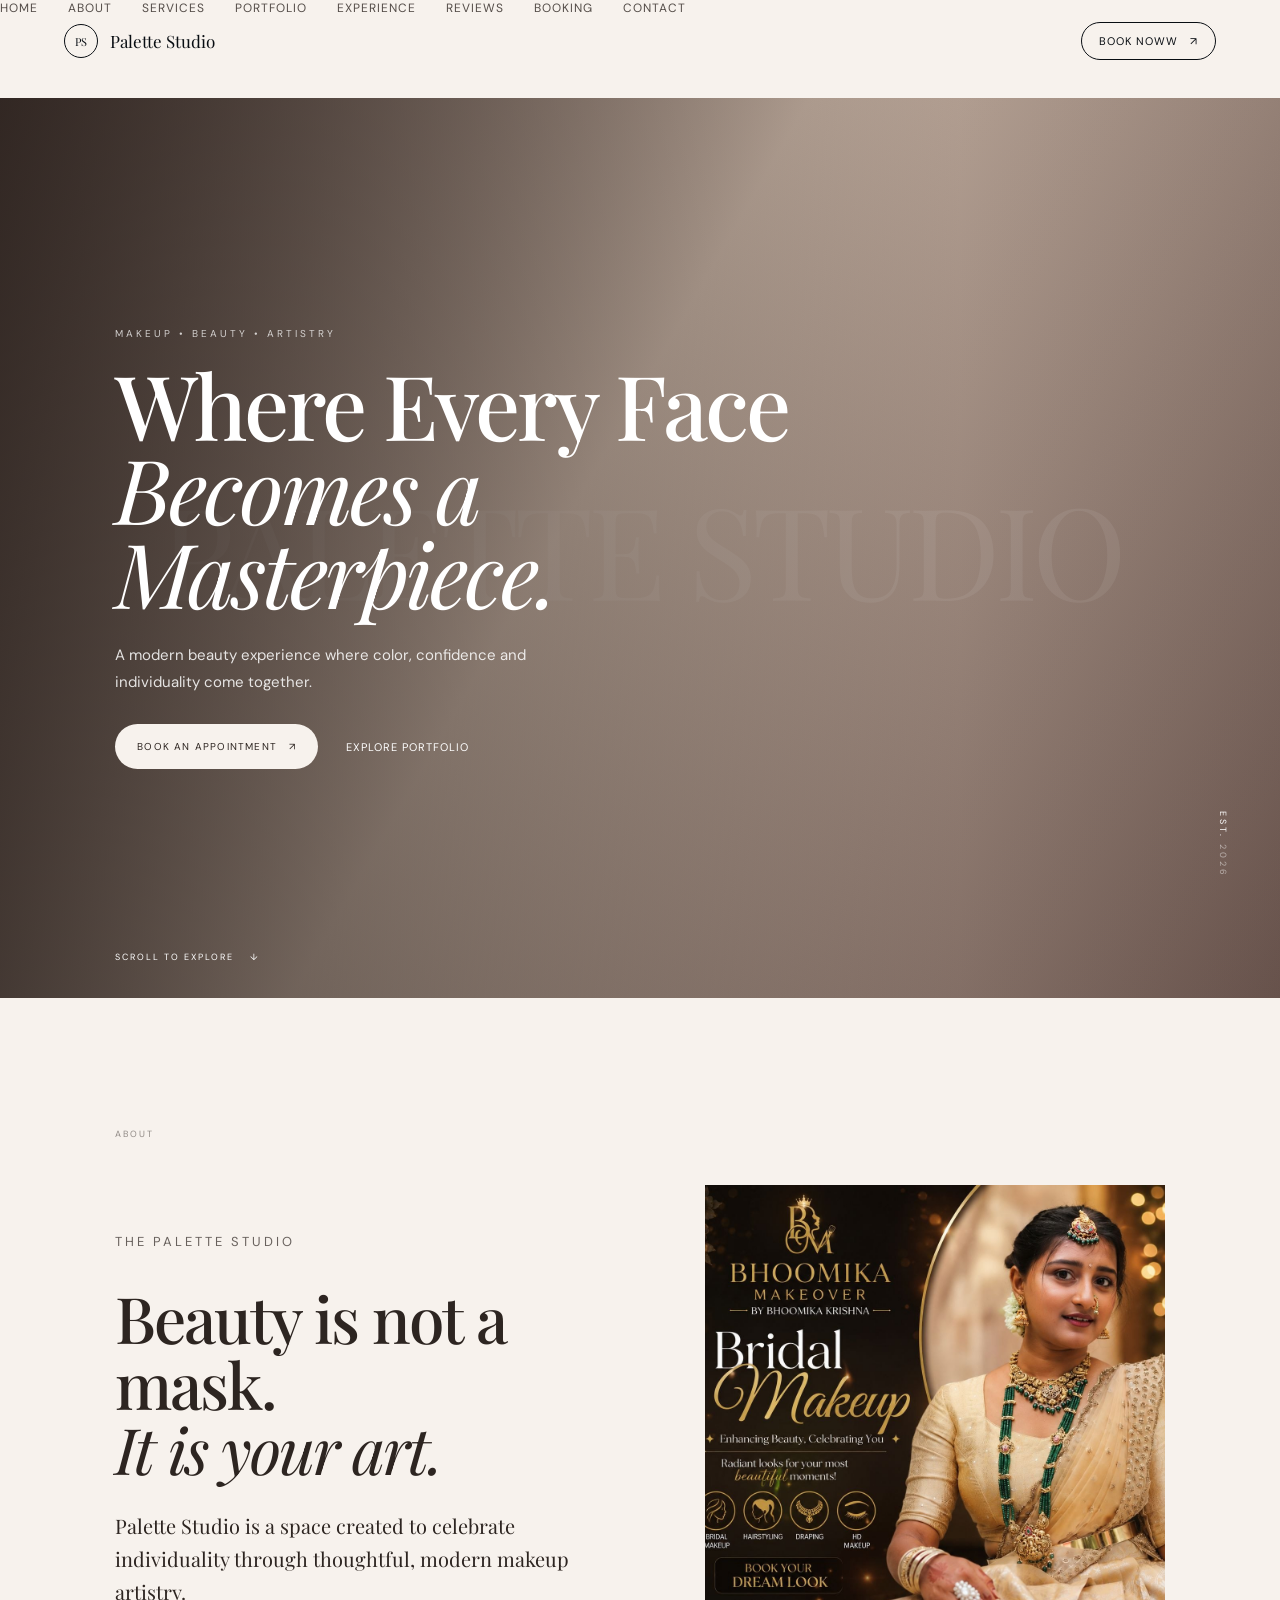
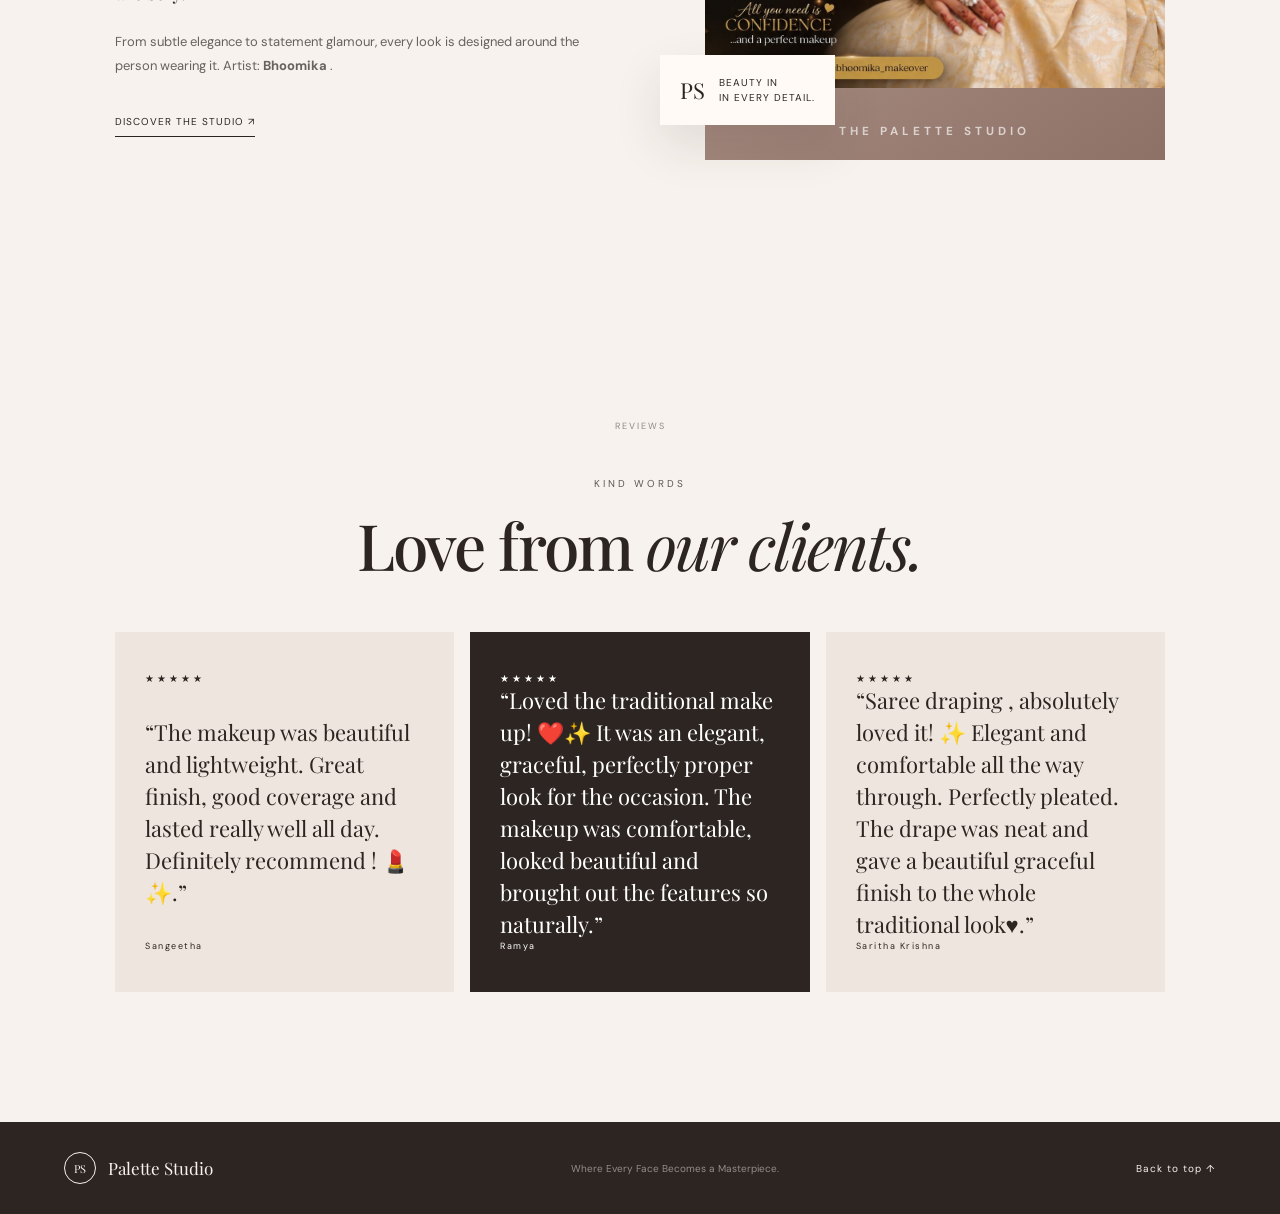
<file: index.html>
<!DOCTYPE html>

<html lang="en"><head>
<meta charset="utf-8"/><meta content="width=device-width, initial-scale=1.0" name="viewport"/>
<meta content="Palette Studio — Where Every Face Becomes a Masterpiece." name="description"/>
<title>Home | Palette Studio</title>
<link href="https://fonts.googleapis.com" rel="preconnect"/><link crossorigin="" href="https://fonts.gstatic.com" rel="preconnect"/>
<link href="https://fonts.googleapis.com/css2?family=DM+Sans:wght@400;500;600&amp;family=Playfair+Display:wght@400;500;600;700&amp;display=swap" rel="stylesheet"/>
<link href="style.css" rel="stylesheet"/></head><body id="top">
<div class="loader"><div class="loader-logo">PS</div><span>Palette Studio</span></div>
<header class="site-header">
<a class="brand" href="index.html#home"><span class="brand-mark">PS</span><span>Palette Studio</span></a>
<a class="nav-cta" href="booking.html">Book Noww<span>↗</span></a>
<button aria-expanded="false" aria-label="Open menu" class="menu-toggle" id="menuToggle"><span></span><span></span></button>
</header>

<nav aria-label="Main navigation" class="nav" id="nav">
<a href="index.html#home">Home</a>
<a href="index.html#about">About</a>
<a href="services.html">Services</a>
<a href="portfolio.html">Portfolio</a>
<a href="experience.html">Experience</a>
<a href="index.html#reviews">Reviews</a>
<a href="booking.html">Booking</a>
<a href="contact.html">Contact</a>
</nav>

<main class="page-main"><section class="hero landing-section" id="home">
<div class="hero-image"></div>
<div class="hero-overlay"></div>
<div class="hero-content reveal">
<p class="eyebrow">MAKEUP • BEAUTY • ARTISTRY</p>
<h1>Where Every Face<br/><em>Becomes a Masterpiece.</em></h1>
<p class="hero-copy">A modern beauty experience where color, confidence and individuality come together.</p>
<div class="hero-actions">
<a class="btn btn-light" href="booking.html">Book an Appointment <span>↗</span></a>
<a class="text-link" href="portfolio.html">Explore Portfolio <span></span></a>
</div>
</div>
<div class="hero-side">EST. <span>2026</span></div>
<div class="scroll-note">SCROLL TO EXPLORE <span>↓</span></div>
</section>
<section class="intro section landing-section" id="about">
<div class="section-number">ABOUT</div>
<div class="intro-grid">
<div class="intro-copy reveal">
<p class="eyebrow">THE PALETTE STUDIO</p>
<h2>Beauty is not a mask.<br/><em>It is your art.</em></h2>
<p class="lead">Palette Studio is a space created to celebrate individuality through thoughtful, modern makeup artistry.</p>
<p>From subtle elegance to statement glamour, every look is designed around the person wearing it. Artist: <strong> Bhoomika </strong>.<strong></strong></p>
<a class="outline-link" href="services.html">Discover the Studio <span>↗</span></a>
</div>
<div class="intro-visual reveal">
<div class="image-frame portrait-placeholder">
 
 <img src="index_img.jpg" alt="brocher" style="width: 100%; height: 100%; object-fit: cover;">
 
 <span><br/><h3>THE PALETTE STUDIO</h3></span></div>
<div class="floating-card"><span>PS</span><small>Beauty in<br/>in every detail.</small></div>
</div>
</div>
</section>
<section class="reviews section landing-section" id="reviews">
<div class="section-heading centered reveal"><div class="section-number">REVIEWS</div><p class="eyebrow">KIND WORDS</p><h2>Love from <em>our clients.</em></h2></div>
<div class="review-grid">
<blockquote class="review reveal"><span>★★★★★</span><p>“The makeup was beautiful and lightweight. Great finish, good coverage and lasted really well all day. Definitely recommend ! 💄✨.”</p><footer>Sangeetha <small></small></footer></blockquote>
<blockquote class="review featured reveal"><span>★★★★★</span><p>“Loved the traditional make up! ❤️✨ It was an elegant, graceful, perfectly proper look for the occasion. The makeup was comfortable, looked beautiful and brought out the features so naturally.”</p><footer>Ramya<small></small></footer></blockquote>
<blockquote class="review reveal"><span>★★★★★</span><p>“Saree draping , absolutely loved it! ✨ Elegant and comfortable all the way through. Perfectly pleated. The drape was neat and gave a beautiful graceful finish to the whole traditional look♥️.”</p><footer>Saritha Krishna<small></small></footer></blockquote>
</div>
</section></main>
<footer class="footer">
<a class="brand" href="index.html#home"><span class="brand-mark">PS</span><span>Palette Studio</span></a>
<p>Where Every Face Becomes a Masterpiece.</p>
<div><a href="#top">Back to top ↑</a></div>
</footer>

<script src="script.js"></script></body></html>
</file>
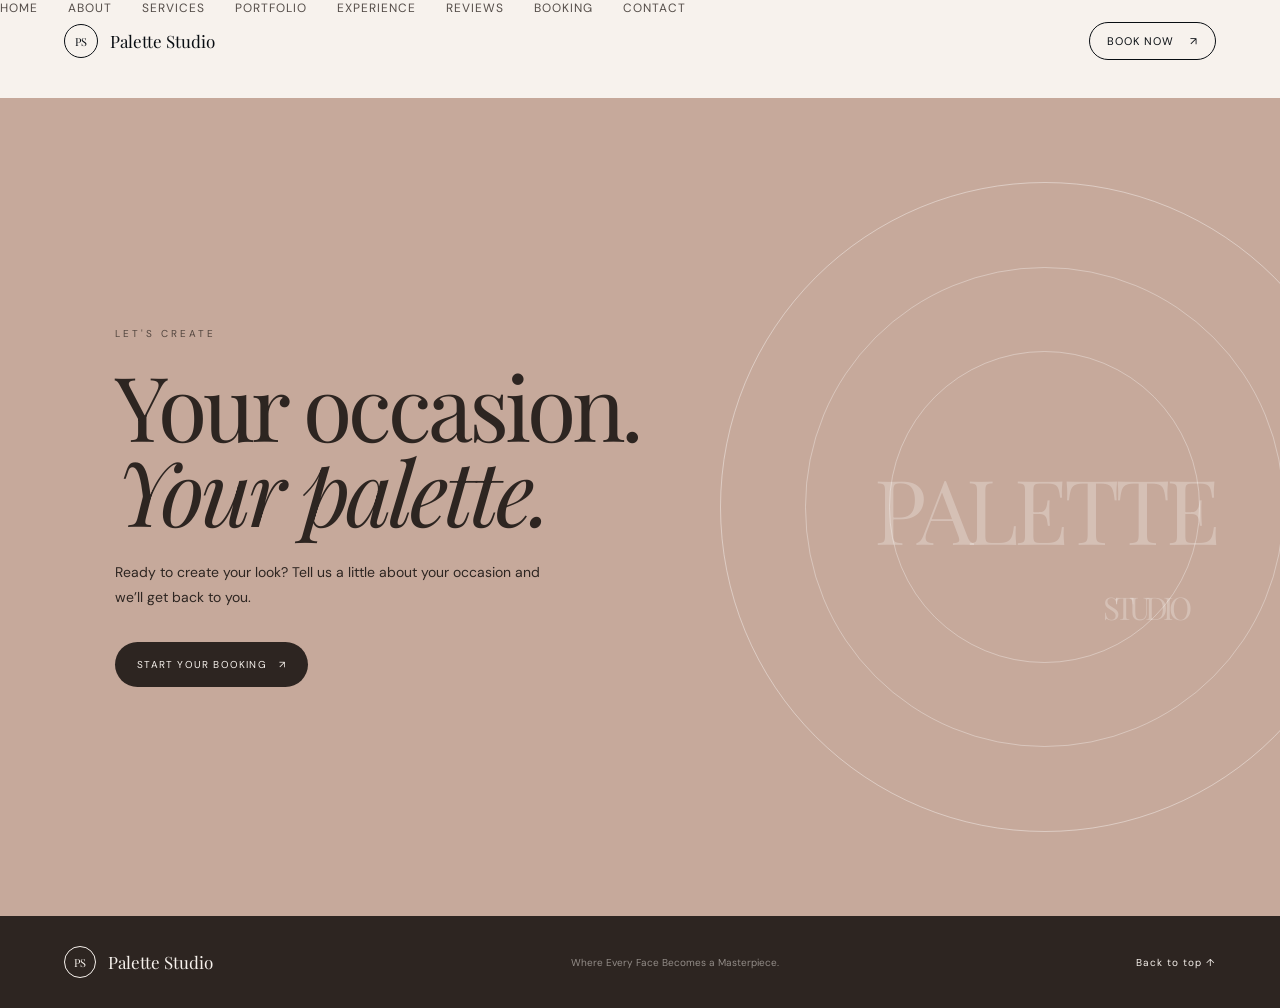
<file: booking.html>
<!DOCTYPE html>

<html lang="en"><head>
<meta charset="utf-8"/><meta content="width=device-width, initial-scale=1.0" name="viewport"/>
<meta content="Palette Studio — Where Every Face Becomes a Masterpiece." name="description"/>
<title>Booking | Palette Studio</title>
<link href="https://fonts.googleapis.com" rel="preconnect"/><link crossorigin="" href="https://fonts.gstatic.com" rel="preconnect"/>
<link href="https://fonts.googleapis.com/css2?family=DM+Sans:wght@400;500;600&amp;family=Playfair+Display:wght@400;500;600;700&amp;display=swap" rel="stylesheet"/>
<link href="style.css" rel="stylesheet"/></head><body id="top">
<div class="loader"><div class="loader-logo">PS</div><span>Palette Studio</span></div>
<header class="site-header">
<a class="brand" href="index.html#home"><span class="brand-mark">PS</span><span>Palette Studio</span></a>
<a class="nav-cta" href="booking.html">Book Now <span>↗</span></a>
<button aria-expanded="false" aria-label="Open menu" class="menu-toggle" id="menuToggle"><span></span><span></span></button>
</header>
<nav aria-label="Main navigation" class="nav" id="nav">
<a href="index.html#home">Home</a>
<a href="index.html#about">About</a>
<a href="services.html">Services</a>
<a href="portfolio.html">Portfolio</a>
<a href="experience.html">Experience</a>
<a href="index.html#reviews">Reviews</a>
<a href="booking.html">Booking</a>
<a href="contact.html">Contact</a>
</nav>
<main class="page-main menu-page-main"><section class="booking menu-page-section" id="booking">
<div class="booking-content reveal">
<p class="eyebrow">LET'S CREATE</p>
<h2>Your occasion.<br/><em>Your palette.</em></h2>
<p>Ready to create your look? Tell us a little about your occasion and we’ll get back to you.</p>
<a class="btn btn-dark" href="contact.html">Start Your Booking <span>↗</span></a>
</div>
<div class="booking-orbit"><span>PALETTE</span><span>STUDIO</span></div>
</section></main>
<footer class="footer">
<a class="brand" href="index.html#home"><span class="brand-mark">PS</span><span>Palette Studio</span></a>
<p>Where Every Face Becomes a Masterpiece.</p>
<div><a href="#top">Back to top ↑</a></div>
</footer>
<script src="script.js"></script></body></html>
</file>
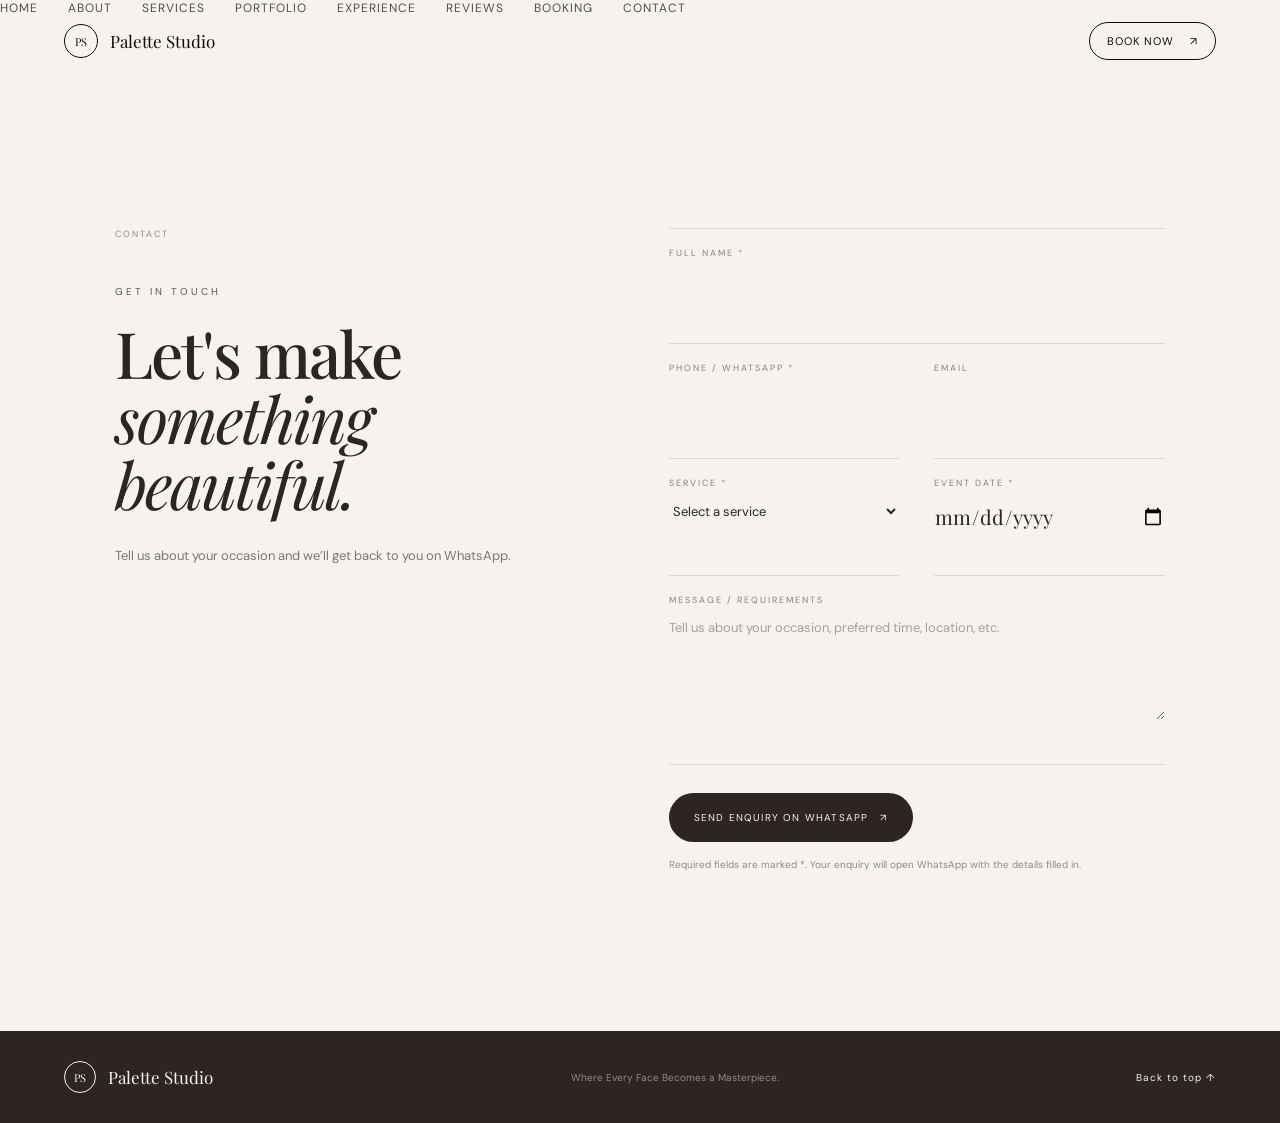
<file: contact.html>
<!DOCTYPE html>

<html lang="en"><head>
<meta charset="utf-8"/><meta content="width=device-width, initial-scale=1.0" name="viewport"/>
<meta content="Palette Studio — Where Every Face Becomes a Masterpiece." name="description"/>
<title>Contact | Palette Studio</title>
<link href="https://fonts.googleapis.com" rel="preconnect"/><link crossorigin="" href="https://fonts.gstatic.com" rel="preconnect"/>
<link href="https://fonts.googleapis.com/css2?family=DM+Sans:wght@400;500;600&amp;family=Playfair+Display:wght@400;500;600;700&amp;display=swap" rel="stylesheet"/>
<link href="style.css" rel="stylesheet"/></head><body id="top">
<div class="loader"><div class="loader-logo">PS</div><span>Palette Studio</span></div>
<header class="site-header">
<a class="brand" href="index.html#home"><span class="brand-mark">PS</span><span>Palette Studio</span></a>
<a class="nav-cta" href="booking.html">Book Now <span>↗</span></a>
<button aria-expanded="false" aria-label="Open menu" class="menu-toggle" id="menuToggle"><span></span><span></span></button>
</header>
<nav aria-label="Main navigation" class="nav" id="nav">
<a href="index.html#home">Home</a>
<a href="index.html#about">About</a>
<a href="services.html">Services</a>
<a href="portfolio.html">Portfolio</a>
<a href="experience.html">Experience</a>
<a href="index.html#reviews">Reviews</a>
<a href="booking.html">Booking</a>
<a href="contact.html">Contact</a>
</nav>
<main class="page-main menu-page-main"><section class="contact section menu-page-section" id="contact">
<div class="contact-grid">
<div class="contact-intro reveal">
<div class="section-number">CONTACT</div>
<p class="eyebrow">GET IN TOUCH</p>
<h2>Let's make<br/><em>something beautiful.</em></h2>
<p class="contact-copy">Tell us about your occasion and we’ll get back to you on WhatsApp.</p>
</div>
<form class="contact-form reveal" id="contactForm" novalidate="">
<div class="form-field">
<label for="clientName">Full Name <span>*</span></label>
<input autocomplete="name" id="clientName" name="name" required="" type="text"/>
<small class="field-error" data-error-for="clientName"></small>
</div>
<div class="form-row">
<div class="form-field">
<label for="clientPhone">Phone / WhatsApp <span>*</span></label>
<input autocomplete="tel" id="clientPhone" inputmode="numeric" name="phone" pattern="[0-9 +()-]{10,15}" required="" type="tel"/>
<small class="field-error" data-error-for="clientPhone"></small>
</div>
<div class="form-field">
<label for="clientEmail">Email</label>
<input autocomplete="email" id="clientEmail" name="email" type="email"/>
<small class="field-error" data-error-for="clientEmail"></small>
</div>
</div>
<div class="form-row">
<div class="form-field">
<label for="service">Service <span>*</span></label>
<select id="service" name="service" required="">
<option value="">Select a service</option>
<option>Bridal Glam</option>
<option>Engagement Look</option>
<option>Reception Glow</option>
<option>Party Glam</option>
<option>HD Makeup</option>
<option>Hair &amp; Draping</option>
<option>Other</option>
</select>
<small class="field-error" data-error-for="service"></small>
</div>
<div class="form-field">
<label for="eventDate">Event Date <span>*</span></label>
<input id="eventDate" name="date" required="" type="date"/>
<small class="field-error" data-error-for="eventDate"></small>
</div>
</div>
<div class="form-field">
<label for="clientMessage">Message / Requirements</label>
<textarea id="clientMessage" name="message" placeholder="Tell us about your occasion, preferred time, location, etc." rows="4"></textarea>
<small class="field-error" data-error-for="clientMessage"></small>
</div>
<button class="btn btn-dark form-submit" type="submit">Send Enquiry on WhatsApp <span>↗</span></button>
<p class="form-note">Required fields are marked *. Your enquiry will open WhatsApp with the details filled in.</p>
<p aria-live="polite" class="form-status" id="formStatus" role="status"></p>
</form>
</div>
</section></main>
<footer class="footer">
<a class="brand" href="index.html#home"><span class="brand-mark">PS</span><span>Palette Studio</span></a>
<p>Where Every Face Becomes a Masterpiece.</p>
<div><a href="#top">Back to top ↑</a></div>
</footer>
<script src="script.js"></script></body></html>
</file>
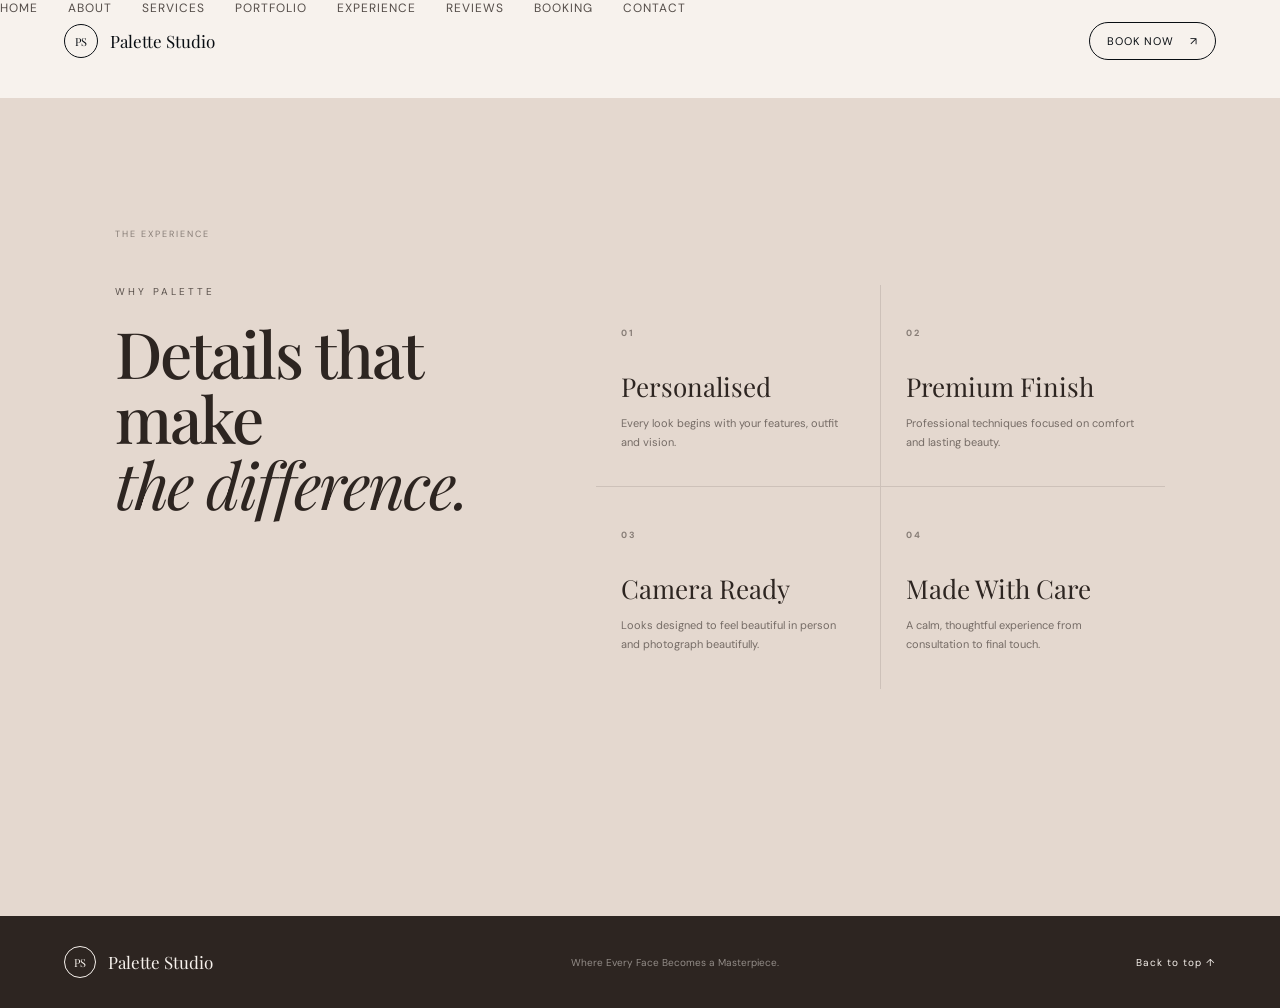
<file: experience.html>
<!DOCTYPE html>

<html lang="en"><head>
<meta charset="utf-8"/><meta content="width=device-width, initial-scale=1.0" name="viewport"/>
<meta content="Palette Studio — Where Every Face Becomes a Masterpiece." name="description"/>
<title>Experience | Palette Studio</title>
<link href="https://fonts.googleapis.com" rel="preconnect"/><link crossorigin="" href="https://fonts.gstatic.com" rel="preconnect"/>
<link href="https://fonts.googleapis.com/css2?family=DM+Sans:wght@400;500;600&amp;family=Playfair+Display:wght@400;500;600;700&amp;display=swap" rel="stylesheet"/>
<link href="style.css" rel="stylesheet"/></head><body id="top">
<div class="loader"><div class="loader-logo">PS</div><span>Palette Studio</span></div>
<header class="site-header">
<a class="brand" href="index.html#home"><span class="brand-mark">PS</span><span>Palette Studio</span></a>
<a class="nav-cta" href="booking.html">Book Now <span>↗</span></a>
<button aria-expanded="false" aria-label="Open menu" class="menu-toggle" id="menuToggle"><span></span><span></span></button>
</header>
<nav aria-label="Main navigation" class="nav" id="nav">
<a href="index.html#home">Home</a>
<a href="index.html#about">About</a>
<a href="services.html">Services</a>
<a href="portfolio.html">Portfolio</a>
<a href="experience.html">Experience</a>
<a href="index.html#reviews">Reviews</a>
<a href="booking.html">Booking</a>
<a href="contact.html">Contact</a>
</nav>
<main class="page-main menu-page-main"><section class="experience section menu-page-section" id="experience">
<div class="section-number">THE EXPERIENCE</div>
<div class="experience-grid">
<div class="reveal"><p class="eyebrow">WHY PALETTE</p><h2>Details that make<br/><em>the difference.</em></h2></div>
<div class="feature-grid">
<div class="feature reveal"><b>01</b><h3>Personalised</h3><p>Every look begins with your features, outfit and vision.</p></div>
<div class="feature reveal"><b>02</b><h3>Premium Finish</h3><p>Professional techniques focused on comfort and lasting beauty.</p></div>
<div class="feature reveal"><b>03</b><h3>Camera Ready</h3><p>Looks designed to feel beautiful in person and photograph beautifully.</p></div>
<div class="feature reveal"><b>04</b><h3>Made With Care</h3><p>A calm, thoughtful experience from consultation to final touch.</p></div>
</div>
</div>
</section></main>
<footer class="footer">
<a class="brand" href="index.html#home"><span class="brand-mark">PS</span><span>Palette Studio</span></a>
<p>Where Every Face Becomes a Masterpiece.</p>
<div><a href="#top">Back to top ↑</a></div>
</footer>
<script src="script.js"></script></body></html>
</file>
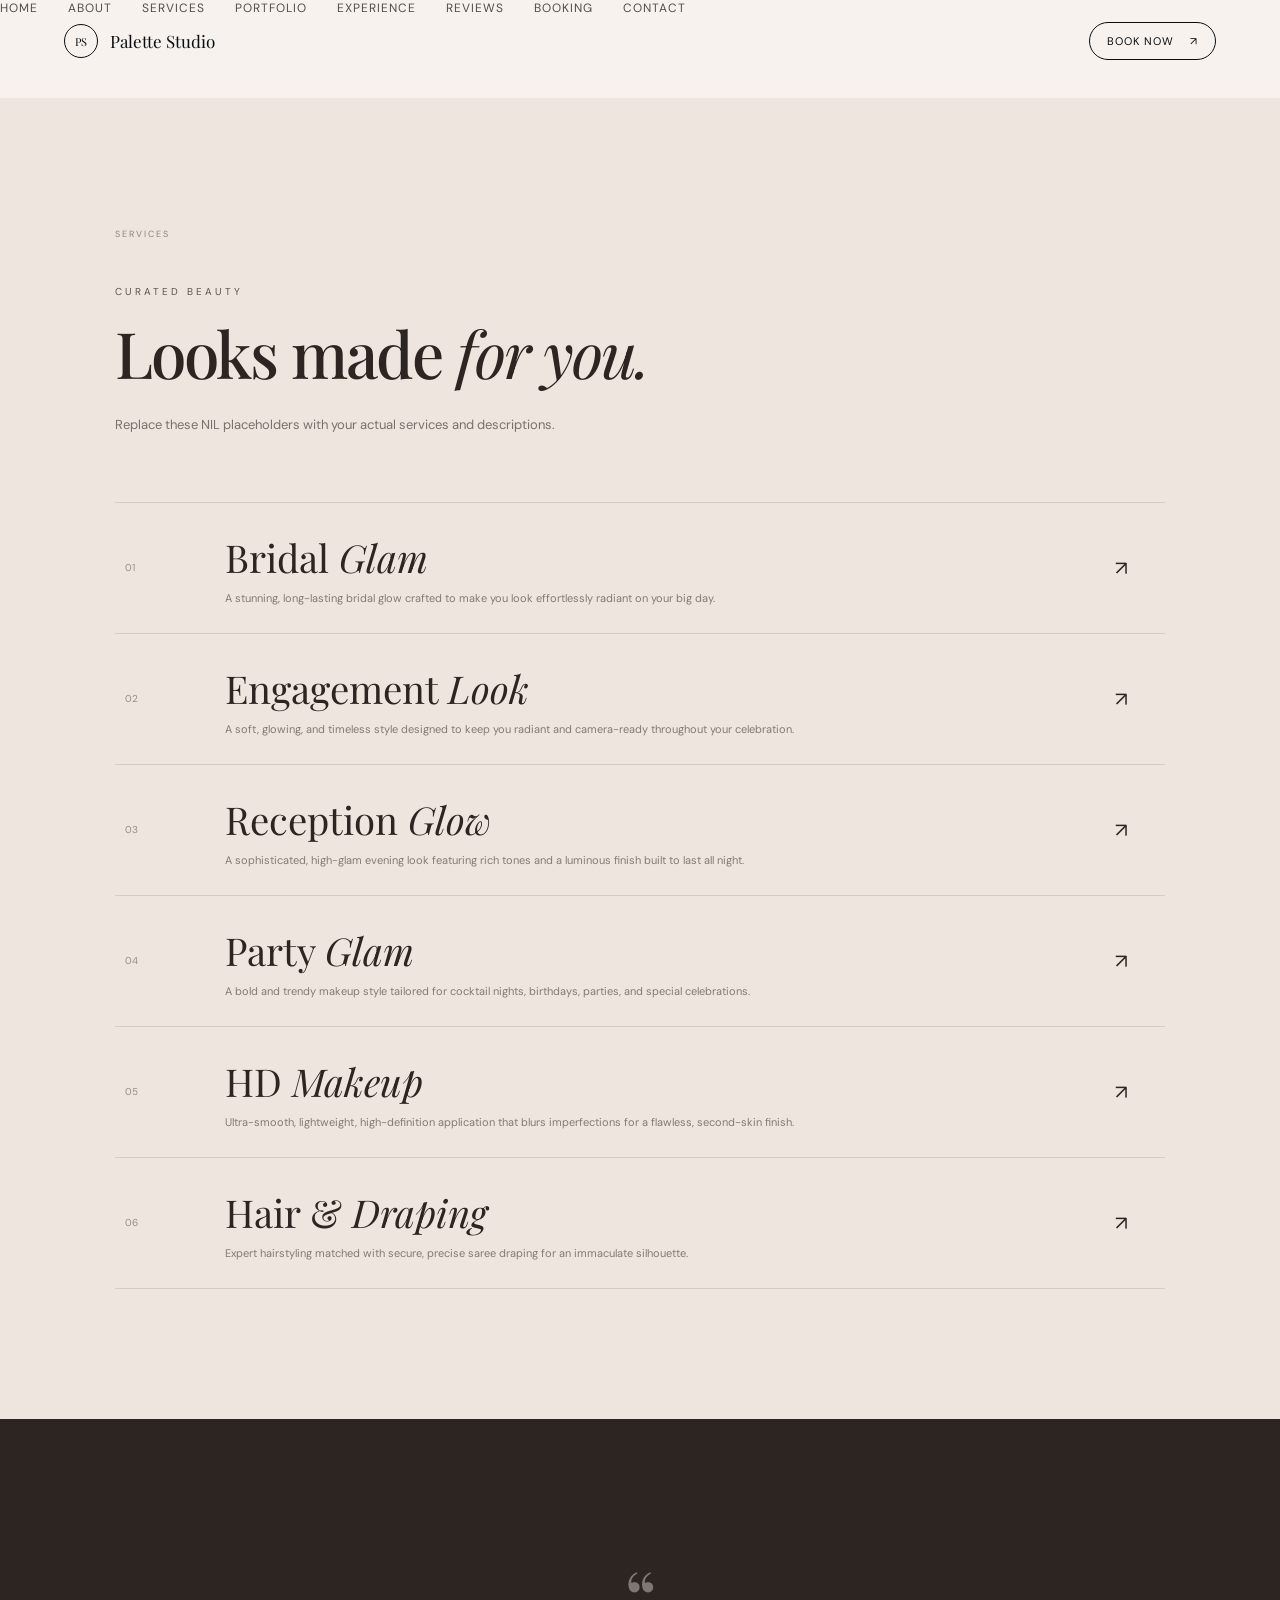
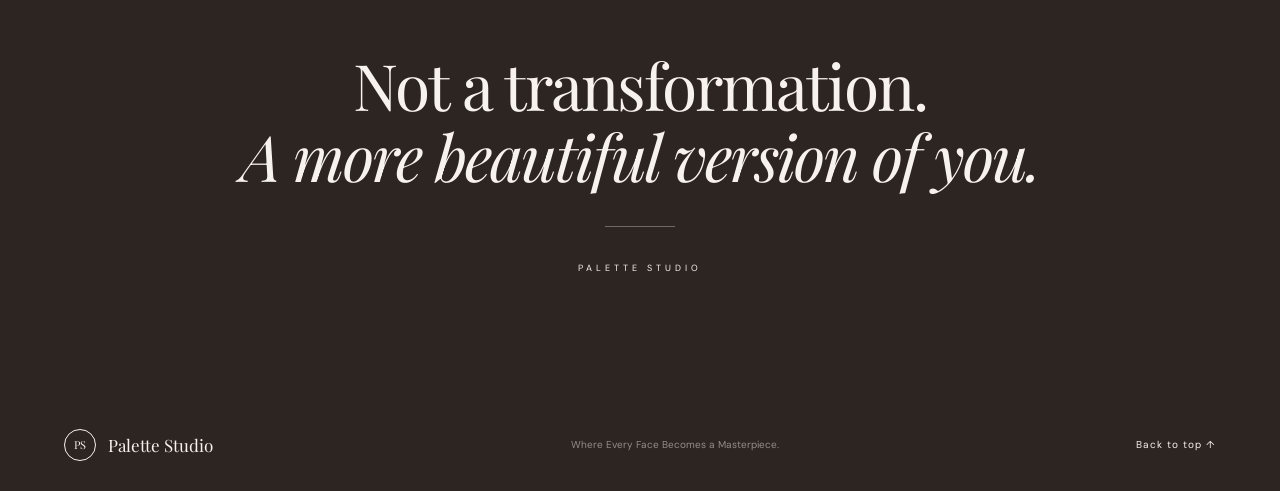
<file: services.html>
<!DOCTYPE html>

<html lang="en"><head>
<meta charset="utf-8"/><meta content="width=device-width, initial-scale=1.0" name="viewport"/>
<meta content="Palette Studio — Where Every Face Becomes a Masterpiece." name="description"/>
<title>Services | Palette Studio</title>
<link href="https://fonts.googleapis.com" rel="preconnect"/><link crossorigin="" href="https://fonts.gstatic.com" rel="preconnect"/>
<link href="https://fonts.googleapis.com/css2?family=DM+Sans:wght@400;500;600&amp;family=Playfair+Display:wght@400;500;600;700&amp;display=swap" rel="stylesheet"/>
<link href="style.css" rel="stylesheet"/></head><body id="top">
<div class="loader"><div class="loader-logo">PS</div><span>Palette Studio</span></div>
<header class="site-header">
<a class="brand" href="index.html#home"><span class="brand-mark">PS</span><span>Palette Studio</span></a>
<a class="nav-cta" href="booking.html">Book Now <span>↗</span></a>
<button aria-expanded="false" aria-label="Open menu" class="menu-toggle" id="menuToggle"><span></span><span></span></button>
</header>
<nav aria-label="Main navigation" class="nav" id="nav">
<a href="index.html#home">Home</a>
<a href="index.html#about">About</a>
<a href="services.html">Services</a>
<a href="portfolio.html">Portfolio</a>
<a href="experience.html">Experience</a>
<a href="index.html#reviews">Reviews</a>
<a href="booking.html">Booking</a>
<a href="contact.html">Contact</a>
</nav>
<main class="page-main menu-page-main"><section class="services section menu-page-section" id="services">
<div class="section-heading reveal">
<div class="section-number">SERVICES</div>
<p class="eyebrow">CURATED BEAUTY</p>
<h2>Looks made <em>for you.</em></h2>
<p>Replace these NIL placeholders with your actual services and descriptions.</p>
</div>
<div class="service-list">
<article class="service-card reveal"><span class="service-no">01</span><div><h3>Bridal <em>Glam</em></h3><p>A stunning, long-lasting bridal glow crafted to make you look effortlessly radiant on your big day.</p></div><span class="service-arrow">↗</span></article>
<article class="service-card reveal"><span class="service-no">02</span><div><h3>Engagement <em>Look</em></h3><p>A soft, glowing, and timeless style designed to keep you radiant and camera-ready throughout your celebration.</p></div><span class="service-arrow">↗</span></article>
<article class="service-card reveal"><span class="service-no">03</span><div><h3>Reception <em>Glow</em></h3><p>A sophisticated, high-glam evening look featuring rich tones and a luminous finish built to last all night.</p></div><span class="service-arrow">↗</span></article>
<article class="service-card reveal"><span class="service-no">04</span><div><h3>Party <em>Glam</em></h3><p>A bold and trendy makeup style tailored for cocktail nights, birthdays, parties, and special celebrations.</p></div><span class="service-arrow">↗</span></article>
<article class="service-card reveal"><span class="service-no">05</span><div><h3>HD <em>Makeup</em></h3><p>Ultra-smooth, lightweight, high-definition application that blurs imperfections for a flawless, second-skin finish.</p></div><span class="service-arrow">↗</span></article>
<article class="service-card reveal"><span class="service-no">06</span><div><h3>Hair &amp; <em>Draping</em></h3><p>Expert hairstyling matched with secure, precise saree draping for an immaculate silhouette.</p></div><span class="service-arrow">↗</span></article>
</div>
</section>
<section class="statement menu-page-section">
<div class="statement-inner reveal">
<span class="quote-mark">“</span>
<p>Not a transformation.<br/><em>A more beautiful version of you.</em></p>
<span class="statement-line"></span>
<small>PALETTE STUDIO</small>
</div>
</section></main>
<footer class="footer">
<a class="brand" href="index.html#home"><span class="brand-mark">PS</span><span>Palette Studio</span></a>
<p>Where Every Face Becomes a Masterpiece.</p>
<div><a href="#top">Back to top ↑</a></div>
</footer>
<script src="script.js"></script></body></html>
</file>
<file: style.css>
*{box-sizing:border-box;margin:0;padding:0}html{scroll-behavior:smooth}body{font-family:"DM Sans",sans-serif;background:#f7f2ed;color:#2d2521;overflow-x:hidden}a{color:inherit;text-decoration:none}button{font:inherit}.loader{position:fixed;inset:0;background:#2d2521;color:#f7f2ed;z-index:9999;display:flex;align-items:center;justify-content:center;flex-direction:column;gap:12px;transition:.7s}.loader.hide{opacity:0;pointer-events:none}.loader-logo,.brand-mark{width:42px;height:42px;border:1px solid currentColor;border-radius:50%;display:grid;place-items:center;font-family:"Playfair Display";font-size:14px}.loader span{font-family:"Playfair Display";letter-spacing:2px}.site-header{height:82px;position:fixed;top:0;left:0;right:0;z-index:1000;padding:0 5vw;display:flex;align-items:center;justify-content:space-between;color:#fff;mix-blend-mode:difference;transition:background .35s ease,color .35s ease,box-shadow .35s ease,backdrop-filter .35s ease}.site-header.menu-open{background:#2d2521;color:#f7f2ed;mix-blend-mode:normal}.site-header.scrolled{background:rgba(247,242,237,.96);color:#2d2521;mix-blend-mode:normal;box-shadow:0 8px 30px rgba(45,37,33,.08);backdrop-filter:blur(12px)}.brand{display:flex;align-items:center;gap:12px;font-family:"Playfair Display";font-size:17px}.brand-mark{width:34px;height:34px;font-size:11px}.nav{display:flex;gap:30px;font-size:12px;letter-spacing:1px;text-transform:uppercase}.nav a{opacity:.8;transition:.3s}.nav a:hover{opacity:1}.nav-cta{border:1px solid currentColor;padding:11px 17px;border-radius:30px;font-size:11px;text-transform:uppercase;letter-spacing:1px}.nav-cta span,.btn span{margin-left:12px}.menu-toggle{display:none;background:none;border:0;color:inherit}.hero{height:100vh;min-height:680px;position:relative;color:#fff;display:flex;align-items:center;padding:0 9vw}.hero-image{position:absolute;inset:0;background:linear-gradient(120deg,#65544d,#cbb7a8 45%,#6d5750)}.hero-image:after{content:"PALETTE STUDIO";position:absolute;inset:0;display:grid;place-items:center;font:clamp(50px,10vw,170px)/1 "Playfair Display";color:rgba(255,255,255,.08);letter-spacing:-5px}.hero-overlay{position:absolute;inset:0;background:linear-gradient(90deg,rgba(30,22,19,.72),rgba(30,22,19,.08) 75%)}.hero-content{position:relative;z-index:1;max-width:800px}.eyebrow{font-size:10px;letter-spacing:3px;text-transform:uppercase;margin-bottom:22px;opacity:.75}.hero h1{font:clamp(48px,7vw,100px)/.94 "Playfair Display";letter-spacing:-3px;font-weight:500}.hero h1 em,h2 em,h3 em{font-style:italic;font-weight:400}.hero-copy{max-width:460px;margin:28px 0;font-size:15px;line-height:1.8;opacity:.85}.hero-actions{display:flex;align-items:center;gap:28px}.btn{display:inline-flex;align-items:center;padding:16px 22px;border-radius:40px;text-transform:uppercase;letter-spacing:1.2px;font-size:10px}.btn-light{background:#f7f2ed;color:#2d2521}.btn-dark{background:#2d2521;color:#f7f2ed}.text-link{font-size:11px;text-transform:uppercase;letter-spacing:1px}.text-link span{margin-left:10px}.hero-side{position:absolute;right:4vw;bottom:120px;writing-mode:vertical-rl;font-size:9px;letter-spacing:3px}.hero-side span{opacity:.5}.scroll-note{position:absolute;bottom:35px;left:9vw;font-size:9px;letter-spacing:2px}.scroll-note span{margin-left:12px}.section{padding:130px 9vw;scroll-margin-top:92px}.section-number{font-size:9px;letter-spacing:2px;opacity:.5;margin-bottom:45px}.intro-grid{display:grid;grid-template-columns:1fr 1fr;gap:9vw;align-items:center}.intro-copy h2,.section-heading h2,.experience h2,.contact h2{font:clamp(42px,5vw,72px)/1.02 "Playfair Display";font-weight:500;letter-spacing:-2px;margin-bottom:28px}.intro-copy .lead{font:20px/1.65 "Playfair Display";max-width:520px}.intro-copy>p:not(.lead){font-size:13px;line-height:1.8;max-width:500px;margin:22px 0 32px;opacity:.7}.outline-link{display:inline-block;border-bottom:1px solid #2d2521;padding-bottom:8px;text-transform:uppercase;font-size:10px;letter-spacing:1px}.intro-visual{position:relative;max-width:460px;margin-left:auto}.image-frame{aspect-ratio:4/5;background:#d7c8bd;display:grid;place-items:center}.portrait-placeholder{background:linear-gradient(145deg,#c5ada0,#8d7066)}.portrait-placeholder span,.gallery-placeholder span{color:rgba(255,255,255,.65);letter-spacing:4px;font-size:10px;text-align:center}.floating-card{position:absolute;left:-45px;bottom:35px;background:#fffaf6;padding:20px;display:flex;gap:14px;align-items:center;box-shadow:0 20px 50px #2d25211c}.floating-card span{font:22px "Playfair Display"}.floating-card small{font:10px/1.5 "DM Sans";letter-spacing:1px;text-transform:uppercase}.services{background:#eee5de}.section-heading{max-width:720px}.section-heading>p:last-child{font-size:13px;line-height:1.8;max-width:480px;opacity:.6}.service-list{margin-top:65px;border-top:1px solid #2d252122}.service-card{display:grid;grid-template-columns:80px 1fr 40px;align-items:center;gap:20px;padding:28px 10px;border-bottom:1px solid #2d252122;transition:.4s}.service-card:hover{padding-left:25px;background:#f7f2ed}.service-no{font-size:10px;opacity:.45}.service-card h3{font:clamp(28px,3vw,44px) "Playfair Display";font-weight:400}.service-card p{font-size:11px;opacity:.55;margin-top:8px}.service-arrow{font-size:20px;transition:.3s}.service-card:hover .service-arrow{transform:rotate(45deg)}.statement{background:#2d2521;color:#f7f2ed;min-height:580px;display:grid;place-items:center;text-align:center;padding:80px 20px}.statement-inner{display:flex;align-items:center;flex-direction:column}.quote-mark{font:80px "Playfair Display";opacity:.4}.statement p{font:clamp(35px,5vw,68px)/1.1 "Playfair Display";letter-spacing:-2px}.statement-line{height:1px;width:70px;background:#f7f2ed55;margin:35px}.statement small{font-size:9px;letter-spacing:4px}.work-heading{display:flex;justify-content:space-between;gap:50px;align-items:end;max-width:none}.work-heading>p{max-width:300px;font-size:12px;line-height:1.8;opacity:.6}.gallery{margin-top:60px;display:grid;grid-template-columns:1.1fr .8fr .8fr;gap:18px;align-items:start}.gallery-item{position:relative}.gallery-item.tall{grid-row:span 2}.gallery-item.wide{grid-column:span 2}.gallery-placeholder{min-height:340px;background:linear-gradient(145deg,#a98d7f,#d7c7bd);display:grid;place-items:center;transition:.5s}.tall .gallery-placeholder{min-height:700px;background:linear-gradient(145deg,#765c53,#cbb0a3)}.wide .gallery-placeholder{min-height:330px;background:linear-gradient(100deg,#8b7065,#d3bfb2)}.gallery-item:hover .gallery-placeholder{transform:scale(.985)}.gallery-label{font-size:9px;letter-spacing:1.5px;margin-top:10px;opacity:.55}.experience{background:#e4d8cf}.experience-grid{display:grid;grid-template-columns:1fr 1.5fr;gap:8vw}.feature-grid{display:grid;grid-template-columns:1fr 1fr;gap:1px;background:#2d252120}.feature{background:#e4d8cf;padding:35px 25px;min-height:190px}.feature b{font-size:9px;letter-spacing:2px;opacity:.5}.feature h3{font:26px "Playfair Display";margin:28px 0 10px}.feature p{font-size:11px;line-height:1.7;opacity:.6}.centered{text-align:center;margin:auto}.review-grid{margin-top:55px;display:grid;grid-template-columns:repeat(3,1fr);gap:16px}.review{padding:40px 30px;background:#eee5de;min-height:260px;display:flex;flex-direction:column;justify-content:space-between}.review.featured{background:#2d2521;color:#fff}.review span{font-size:10px;letter-spacing:3px}.review p{font:22px/1.45 "Playfair Display"}.review footer{font-size:9px;letter-spacing:1.5px}.review footer small{opacity:.5}.booking{min-height:620px;background:#c6a99b;position:relative;overflow:hidden;padding:120px 9vw;display:flex;align-items:center}.booking-content{position:relative;z-index:2;max-width:650px}.booking h2{font:clamp(50px,7vw,100px)/.95 "Playfair Display";letter-spacing:-4px;margin-bottom:28px}.booking-content>p:not(.eyebrow){max-width:440px;line-height:1.8;font-size:14px;margin-bottom:32px}.booking-orbit{position:absolute;right:-7%;top:50%;transform:translateY(-50%);width:min(55vw,650px);aspect-ratio:1;border:1px solid #fff6;border-radius:50%;display:grid;place-items:center;font:clamp(40px,7vw,90px) "Playfair Display";color:#fff4;letter-spacing:-5px}.booking-orbit:before,.booking-orbit:after{content:"";position:absolute;border:1px solid #fff5;border-radius:50%}.booking-orbit:before{inset:13%}.booking-orbit:after{inset:26%}.booking-orbit span{position:absolute}.booking-orbit span:last-child{transform:translate(100px,100px);font-size:.35em}.contact{background:#f7f2ed;scroll-margin-top:92px}.contact-grid{display:grid;grid-template-columns:1fr 1.1fr;gap:8vw;align-items:start}.contact-intro{position:sticky;top:110px}.contact-copy{max-width:420px;font-size:13px;line-height:1.8;opacity:.6;margin-top:18px}.contact-form{border-top:1px solid #2d252122}.form-field{padding:18px 0;border-bottom:1px solid #2d252122}.form-field label{display:block;font-size:9px;letter-spacing:2px;text-transform:uppercase;opacity:.55;margin-bottom:9px}.form-field label span{opacity:.8}.form-field input,.form-field select,.form-field textarea{width:100%;border:0;outline:0;background:transparent;color:#2d2521;font:20px/1.4 "Playfair Display";padding:4px 0;border-radius:0}.form-field input::placeholder,.form-field textarea::placeholder{color:#2d252166}.form-field select{font-family:"DM Sans",sans-serif;font-size:13px;cursor:pointer}.form-field textarea{font-family:"DM Sans",sans-serif;font-size:13px;resize:vertical;min-height:105px}.form-row{display:grid;grid-template-columns:1fr 1fr;gap:35px}.form-field input:focus,.form-field select:focus,.form-field textarea:focus{border-bottom:1px solid #2d2521}.form-field input.invalid,.form-field select.invalid,.form-field textarea.invalid{border-bottom:1px solid #a23b2f}.field-error{display:block;min-height:16px;margin-top:5px;font-size:10px;color:#a23b2f}.form-submit{border:0;cursor:pointer;margin-top:28px;padding:18px 25px}.form-note{font-size:10px;line-height:1.7;opacity:.5;margin-top:14px}.form-status{font-size:11px;min-height:18px;margin-top:10px}.footer{background:#2d2521;color:#f7f2ed;padding:30px 5vw;display:flex;align-items:center;justify-content:space-between}.footer{background:#2d2521;color:#f7f2ed;padding:30px 5vw;display:flex;align-items:center;justify-content:space-between}.footer .brand-mark{width:32px;height:32px}.footer p{font-size:10px;opacity:.5}.footer>div{font-size:10px;letter-spacing:1px}.reveal{opacity:0;transform:translateY(30px);transition:opacity .8s ease,transform .8s ease}.reveal.visible{opacity:1;transform:none}.cursor-dot,.cursor-ring{position:fixed;pointer-events:none;z-index:9998;transform:translate(-50%,-50%);border-radius:50%}.cursor-dot{width:5px;height:5px;background:#2d2521}.cursor-ring{width:28px;height:28px;border:1px solid #2d2521;transition:width .25s,height .25s}.cursor-ring.active{width:48px;height:48px}@media(max-width:900px){
  html.menu-open,body.menu-open{overflow:hidden;height:100%;}
  body.menu-open{touch-action:none;}
  .site-header{
    height:82px;
    position:fixed;
    top:0;left:0;right:0;
    padding:0 5vw;
    mix-blend-mode:normal;
    background:#000;
    color:#f7f2ed;
    z-index:3000;
  }
  .site-header.scrolled{background:#f7f2ed;color:#2d2521;}
  .site-header.menu-open,.site-header.menu-open.scrolled{
    background:#000;
    color:#f7f2ed;
    mix-blend-mode:normal;
    box-shadow:none;
  }
  .site-header .brand,.site-header .menu-toggle{position:relative;z-index:3002;}
  .site-header .nav-cta{display:none;}
  .nav{
    display:none;
    position:fixed;
    top:82px;
    left:0;
    right:0;
    bottom:0;
    width:100%;
    height:calc(100dvh - 82px);
    margin:0;
    padding:42px 9vw 60px;
    background:#000;
    color:#f7f2ed;
    flex-direction:column;
    justify-content:flex-start;
    align-items:flex-start;
    gap:28px;
    overflow-y:auto;
    overflow-x:hidden;
    -webkit-overflow-scrolling:touch;
    z-index:2999;
    opacity:0;
    visibility:hidden;
    pointer-events:none;
    transform:none;
    mix-blend-mode:normal;
    isolation:isolate;
  }
  .nav.open{
    display:flex;
    opacity:1;
    visibility:visible;
    pointer-events:auto;
  }
  .nav a{
    display:block;
    color:#f7f2ed;
    opacity:1;
    font-size:16px;
    line-height:1.2;
    letter-spacing:2px;
    padding:4px 0;
  }
  .menu-toggle{
    display:flex;
    flex-direction:column;
    gap:5px;
    width:30px;
    height:30px;
    align-items:flex-end;
    justify-content:center;
    background:#000;
    border:0;
    color:#f7f2ed;
    padding:0;
    cursor:pointer;
  }
  .menu-toggle span{display:block;width:22px;height:1px;background:currentColor;}
  .hero{padding:0 7vw;}
  .hero h1{letter-spacing:-2px;}
  .section{padding:95px 7vw;}
  .intro-grid,.experience-grid,.contact-grid{grid-template-columns:1fr;gap:55px;}
  .intro-visual{margin:auto;width:80%;}
  .work-heading{display:block;}
  .work-heading>p{margin-top:20px;}
  .gallery{grid-template-columns:1fr 1fr;}
  .gallery-item.tall{grid-row:auto;}
  .tall .gallery-placeholder{min-height:500px;}
  .wide{grid-column:span 2;}
  .review-grid{grid-template-columns:1fr;}
  .booking{padding:90px 7vw;}
  .booking-orbit{right:-25%;width:90vw;opacity:.8;}
  .footer{flex-wrap:wrap;gap:20px;}
  .footer p{order:3;width:100%;}
}
@media(max-width:600px){
  .site-header{height:76px;}
  .nav{top:76px;height:calc(100dvh - 76px);}
  .brand{font-size:16px;}
  .brand-mark{width:38px;height:38px;}
  .hero{min-height:700px;}
  .hero-actions{flex-direction:column;align-items:flex-start;gap:20px;}
  .intro-visual{width:92%;}
  .floating-card{left:-15px;}
  .form-row{grid-template-columns:1fr;gap:0;}
  .contact-intro{position:static;}
  .gallery{grid-template-columns:1fr;}
  .wide{grid-column:auto;}
  .tall .gallery-placeholder,.gallery-placeholder,.wide .gallery-placeholder{min-height:430px;}
  .feature-grid{grid-template-columns:1fr;}
  .booking h2{letter-spacing:-2px;}
  .booking-orbit{right:-55%;width:120vw;}
  .cursor-dot,.cursor-ring{display:none;}
  .footer{display:grid;grid-template-columns:1fr;}
  .footer p{order:initial;width:auto;}
}

/* =========================================================
   TRUE MULTI-PAGE NAVIGATION
   ========================================================= */
html { background:#f7f2ed; }
body { min-height:100vh; }
.page-main { padding-top:82px; }
.page-main > section:first-child { min-height:calc(100vh - 82px); }
.menu-page-main > section:first-child { min-height:calc(100vh - 82px); }

@media(max-width:900px){
  .site-header{position:fixed!important;top:0!important;left:0!important;right:0!important;z-index:5000!important;mix-blend-mode:normal!important;background:#000!important;color:#f7f2ed!important;}
  .site-header.scrolled,.site-header.menu-open{background:#000!important;color:#f7f2ed!important;}
  .nav{z-index:4999!important;background:#000!important;color:#f7f2ed!important;}
  .nav.open{display:flex!important;}
  .page-main{padding-top:76px;}
  .page-main > section:first-child,.menu-page-main > section:first-child{min-height:calc(100vh - 76px);}
}

/* A mobile menu is an opaque layer, never transparent to page content. */
@media(max-width:900px){
  .nav{background:#000!important;opacity:1!important;backdrop-filter:none!important;isolation:isolate!important;}
  .nav a{color:#f7f2ed!important;}
  body.menu-open{overflow:hidden!important;position:fixed!important;width:100%!important;left:0;right:0;}
  html.menu-open{overflow:hidden!important;}
}


/* =========================================================
   PALETTE STUDIO PORTFOLIO — REFERENCE-STYLE EDITORIAL GALLERY
   ========================================================= */

.portfolio-page{
  padding-top:82px;
  background:#f7f2ed;
  min-height:100vh;
}

.portfolio-intro{
  padding:105px 9vw 58px;
  max-width:980px;
}

.portfolio-intro .section-number{
  margin-bottom:28px;
}

.portfolio-intro .eyebrow{
  margin-bottom:18px;
}

.portfolio-intro h1{
  font:clamp(54px,8vw,105px)/.92 "Playfair Display";
  font-weight:500;
  letter-spacing:-4px;
  max-width:900px;
}

.portfolio-intro h1 em{
  font-style:italic;
  font-weight:400;
}

.portfolio-intro-copy{
  max-width:540px;
  margin-top:30px;
  font-size:14px;
  line-height:1.85;
  opacity:.62;
}

/* Asymmetrical editorial layout */
.portfolio-gallery{
  padding:12px 7vw 125px;
  display:grid;
  grid-template-columns:repeat(12,minmax(0,1fr));
  gap:24px;
  align-items:start;
}

.portfolio-card{
  appearance:none;
  -webkit-appearance:none;
  position:relative;
  display:block;
  width:100%;
  padding:0;
  margin:0;
  border:0;
  background:transparent;
  overflow:hidden;
  cursor:pointer;
  text-align:left;
  color:#2d2521;
}

.portfolio-card img{
  display:block;
  width:100%;
  height:auto;
  object-fit:cover;
  transition:transform .7s cubic-bezier(.2,.65,.2,1),filter .7s ease;
}

.portfolio-card::after{
  content:"";
  position:absolute;
  inset:0;
  background:linear-gradient(to top,rgba(24,17,14,.68),rgba(24,17,14,0) 48%);
  opacity:0;
  transition:opacity .45s ease;
  pointer-events:none;
}

.portfolio-card:hover img,
.portfolio-card:focus-visible img{
  transform:scale(1.035);
  filter:saturate(.94);
}

.portfolio-card:hover::after,
.portfolio-card:focus-visible::after{
  opacity:1;
}

.portfolio-card:focus-visible{
  outline:2px solid #2d2521;
  outline-offset:5px;
}

.portfolio-card .portfolio-caption{
  position:absolute;
  left:22px;
  right:22px;
  bottom:20px;
  z-index:2;
  display:flex;
  align-items:center;
  gap:12px;
  color:#fff;
  font:15px "Playfair Display";
  opacity:0;
  transform:translateY(10px);
  transition:opacity .4s ease,transform .4s ease;
}

.portfolio-caption small{
  font:9px "DM Sans";
  letter-spacing:2px;
  opacity:.78;
}

.portfolio-caption b{
  margin-left:auto;
  font:16px "DM Sans";
  font-weight:400;
}

.portfolio-card:hover .portfolio-caption,
.portfolio-card:focus-visible .portfolio-caption{
  opacity:1;
  transform:translateY(0);
}

/* Desktop composition */
.card-1{grid-column:1 / span 5;}
.card-2{grid-column:7 / span 3; margin-top:75px;}
.card-3{grid-column:10 / span 3;}
.card-4{grid-column:1 / span 3; margin-top:35px;}
.card-5{grid-column:4 / span 5; margin-top:-35px;}
.card-6{grid-column:10 / span 3; margin-top:70px;}

.card-1 img{aspect-ratio:2 / 3;}
.card-2 img{aspect-ratio:2 / 3;}
.card-3 img{aspect-ratio:2 / 3;}
.card-4 img{aspect-ratio:3 / 4;}
.card-5 img{aspect-ratio:2 / 3;}
.card-6 img{aspect-ratio:2 / 3;}

/* Lightbox */
.portfolio-lightbox{
  position:fixed;
  inset:0;
  z-index:8000;
  display:grid;
  place-items:center;
  padding:30px;
  background:rgba(10,8,7,.95);
  opacity:0;
  visibility:hidden;
  pointer-events:none;
  transition:opacity .3s ease,visibility .3s ease;
}

.portfolio-lightbox.open{
  opacity:1;
  visibility:visible;
  pointer-events:auto;
}

.portfolio-lightbox figure{
  width:min(92vw,1000px);
  max-height:92vh;
  margin:0;
  text-align:center;
}

.portfolio-lightbox img{
  display:block;
  width:auto;
  max-width:100%;
  max-height:82vh;
  margin:auto;
  object-fit:contain;
}

.portfolio-lightbox figcaption{
  color:#f7f2ed;
  font:18px "Playfair Display";
  margin-top:15px;
}

.lightbox-close{
  position:absolute;
  top:20px;
  right:28px;
  width:46px;
  height:46px;
  border:1px solid rgba(247,242,237,.5);
  border-radius:50%;
  background:transparent;
  color:#f7f2ed;
  font-size:30px;
  line-height:1;
  cursor:pointer;
}

body.lightbox-open{
  overflow:hidden;
}

@media(max-width:900px){
  .portfolio-page{
    padding-top:76px;
  }

  .portfolio-intro{
    padding:82px 7vw 42px;
  }

  .portfolio-intro h1{
    letter-spacing:-2.5px;
  }

  .portfolio-gallery{
    grid-template-columns:repeat(6,minmax(0,1fr));
    gap:14px;
    padding:10px 7vw 90px;
  }

  .card-1{grid-column:1 / span 4; margin-top:0;}
  .card-2{grid-column:5 / span 2; margin-top:55px;}
  .card-3{grid-column:1 / span 2; margin-top:0;}
  .card-4{grid-column:3 / span 4; margin-top:30px;}
  .card-5{grid-column:1 / span 3; margin-top:0;}
  .card-6{grid-column:4 / span 3; margin-top:50px;}

  .portfolio-card .portfolio-caption{
    left:13px;
    right:13px;
    bottom:13px;
    font-size:12px;
    gap:7px;
  }

  .portfolio-caption small{
    font-size:8px;
  }
}

@media(max-width:600px){
  .portfolio-intro{
    padding:68px 7vw 35px;
  }

  .portfolio-intro h1{
    font-size:clamp(48px,14vw,72px);
  }

  .portfolio-intro-copy{
    font-size:13px;
    margin-top:22px;
  }

  .portfolio-gallery{
    grid-template-columns:repeat(2,minmax(0,1fr));
    gap:10px;
    padding:8px 5vw 80px;
  }

  .card-1{grid-column:1 / span 2; margin-top:0;}
  .card-2{grid-column:1 / span 1; margin-top:0;}
  .card-3{grid-column:2 / span 1; margin-top:38px;}
  .card-4{grid-column:1 / span 2; margin-top:0;}
  .card-5{grid-column:1 / span 1; margin-top:24px;}
  .card-6{grid-column:2 / span 1; margin-top:0;}

  .portfolio-card .portfolio-caption{
    opacity:1;
    transform:none;
    left:10px;
    right:10px;
    bottom:10px;
    font-size:11px;
  }

  .portfolio-card::after{
    opacity:1;
  }

  .portfolio-lightbox{
    padding:18px;
  }

  .portfolio-lightbox img{
    max-height:78vh;
  }

  .lightbox-close{
    top:14px;
    right:14px;
    width:40px;
    height:40px;
    font-size:25px;
  }
}
</file>
